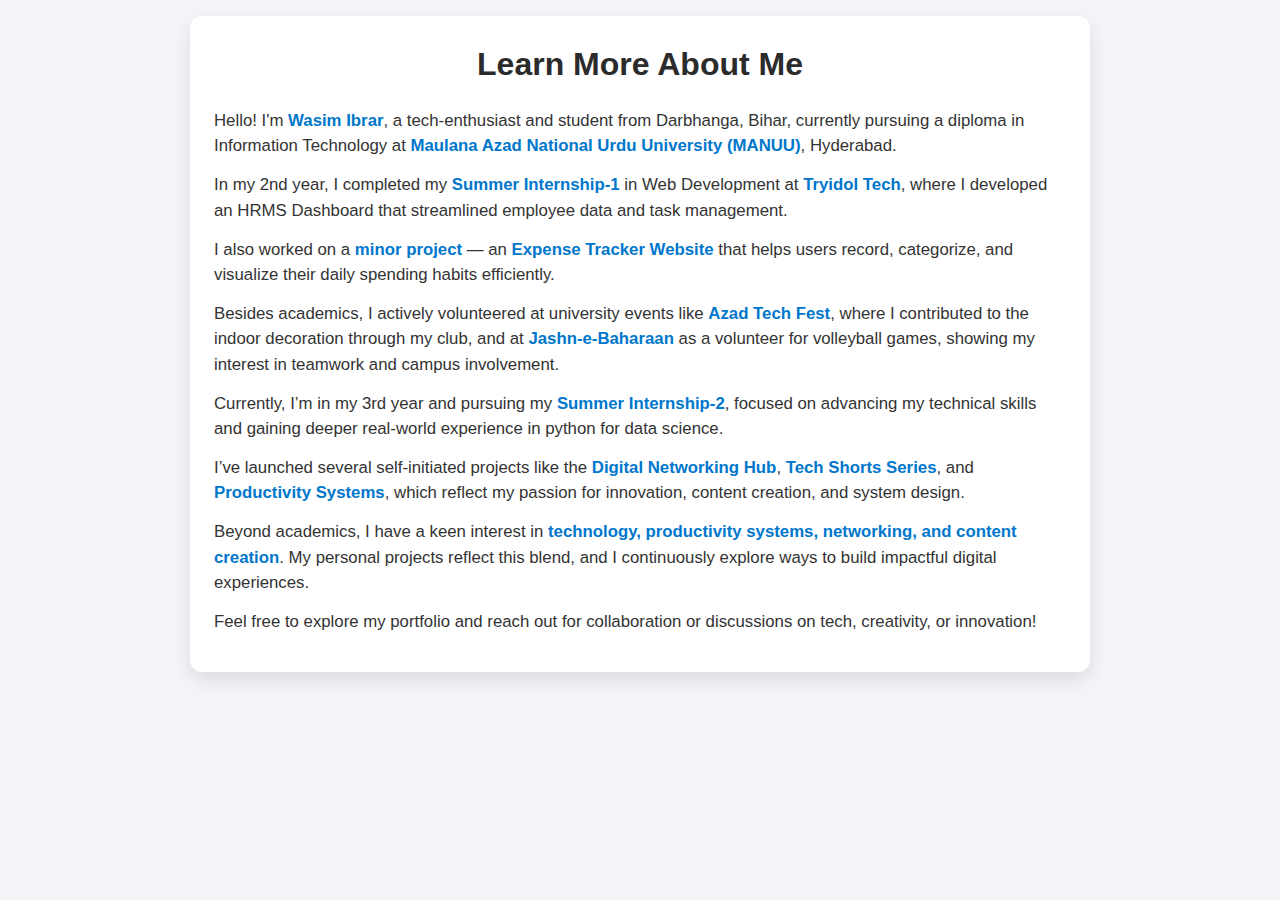
<file: learn more.html>
<!DOCTYPE html>
<html lang="en">
<head>
  <meta charset="UTF-8" />
  <meta name="viewport" content="width=device-width, initial-scale=1.0" />
  <title>Learn More About Me</title>
  <style>
    * {
      margin: 0;
      padding: 0;
      box-sizing: border-box;
    }

    body {
      font-family: 'Segoe UI', Tahoma, Geneva, Verdana, sans-serif;
      background-color: #f4f4f9;
      color: #333;
      line-height: 1.5;
      padding: 16px;
    }

    .container {
      max-width: 900px;
      margin: auto;
      background: white;
      padding: 24px;
      border-radius: 12px;
      box-shadow: 0 8px 20px rgba(0, 0, 0, 0.1);
    }

    h1 {
      text-align: center;
      color: #2b2b2b;
      margin-bottom: 20px;
      font-size: 2rem;
    }

    .content p {
      font-size: 1.05rem;
      margin-bottom: 14px;
    }

    .highlight {
      color: #0077cc;
      font-weight: 600;
    }

    @media (max-width: 600px) {
      body {
        padding: 12px;
      }

      .container {
        padding: 16px;
      }

      h1 {
        font-size: 1.4rem;
        margin-bottom: 16px;
      }

      .content p {
        font-size: 0.98rem;
        margin-bottom: 12px;
        line-height: 1.4;
      }
    }
  </style>
</head>
<body>
  <div class="container">
    <h1>Learn More About Me</h1>
    <div class="content">
      <p>Hello! I'm <span class="highlight">Wasim Ibrar</span>, a tech-enthusiast and student from Darbhanga, Bihar, currently pursuing a diploma in Information Technology at <span class="highlight">Maulana Azad National Urdu University (MANUU)</span>, Hyderabad.</p>

      <p>In my 2nd year, I completed my <span class="highlight">Summer Internship-1</span> in Web Development at <span class="highlight">Tryidol Tech</span>, where I developed an HRMS Dashboard that streamlined employee data and task management.</p>

      <p>I also worked on a <span class="highlight">minor project</span> — an <span class="highlight">Expense Tracker Website</span> that helps users record, categorize, and visualize their daily spending habits efficiently.</p>

      <p>Besides academics, I actively volunteered at university events like <span class="highlight">Azad Tech Fest</span>, where I contributed to the indoor decoration through my club, and at <span class="highlight">Jashn-e-Baharaan</span> as a volunteer for volleyball games, showing my interest in teamwork and campus involvement.</p>

      <p>Currently, I’m in my 3rd year and pursuing my <span class="highlight">Summer Internship-2</span>, focused on advancing my technical skills and gaining deeper real-world experience in python for data science.</p>

      <p>I’ve launched several self-initiated projects like the <span class="highlight">Digital Networking Hub</span>, <span class="highlight">Tech Shorts Series</span>, and <span class="highlight">Productivity Systems</span>, which reflect my passion for innovation, content creation, and system design.</p>

      <p>Beyond academics, I have a keen interest in <span class="highlight">technology, productivity systems, networking, and content creation</span>. My personal projects reflect this blend, and I continuously explore ways to build impactful digital experiences.</p>

      <p>Feel free to explore my portfolio and reach out for collaboration or discussions on tech, creativity, or innovation!</p>
    </div>
  </div>
</body>
</html>
</file>
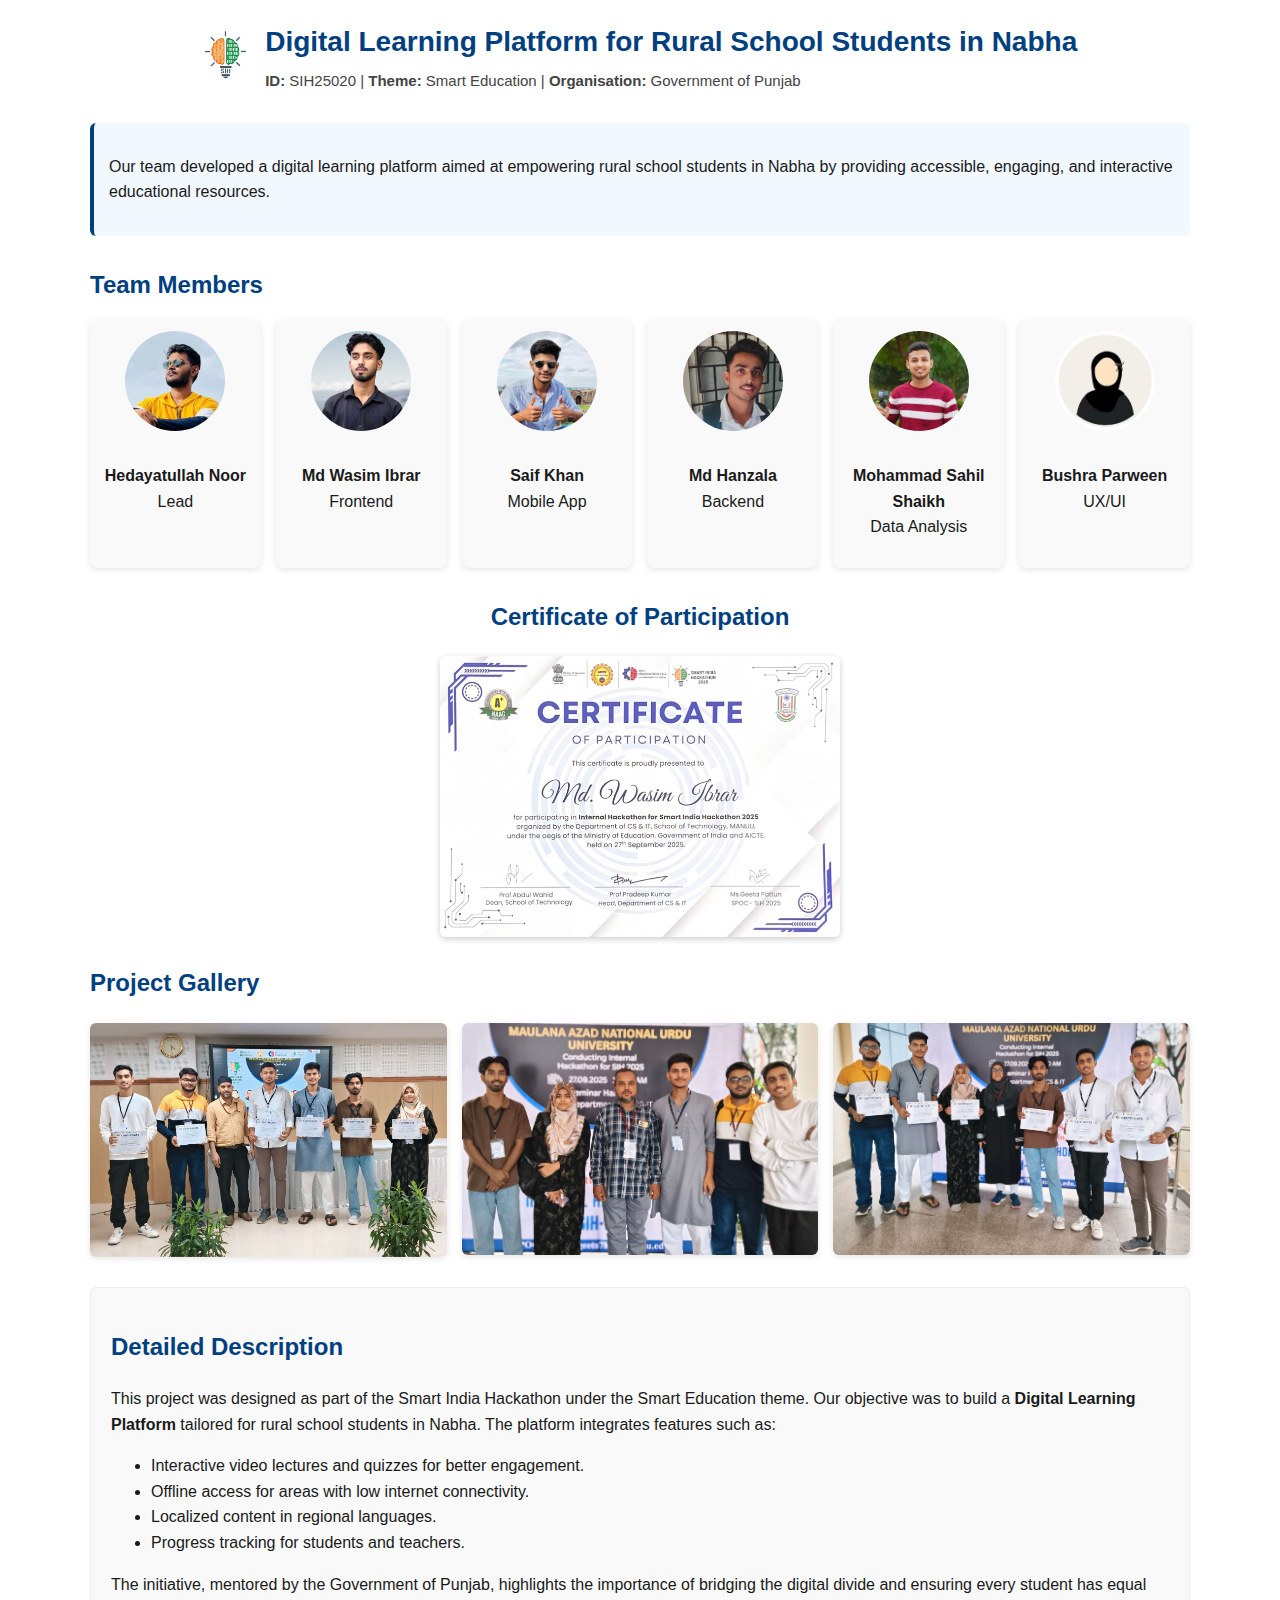
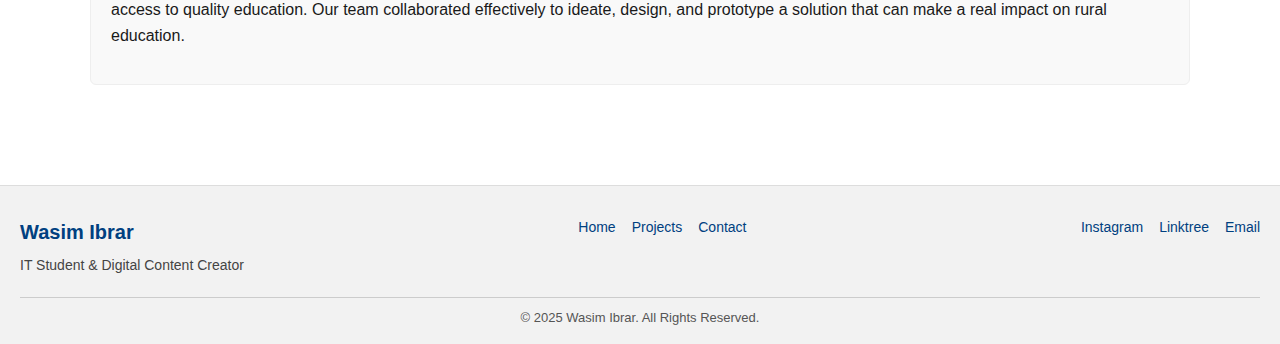
<file: SIH 2025.html>
<!DOCTYPE html>
<html lang="en">
<head>
<meta charset="UTF-8">
<meta name="viewport" content="width=device-width, initial-scale=1.0">
<title>Digital Learning Platform for Rural Students | SIH 2025 Project</title>
<meta name="description" content="Smart India Hackathon 2025 project: Digital Learning Platform for rural schools in Nabha, featuring interactive content, offline access, progress tracking.">

  <!-- Open Graph / Facebook / WhatsApp / LinkedIn etc. -->
  <meta property="og:title" content="Digital Learning Platform for Rural Students | SIH 2025">
  <meta property="og:description" content="Team project under Smart Education theme: bridging the digital divide via an interactive learning platform for rural students in Nabha.">
  <meta property="og:image" content="https://res.cloudinary.com/dkboqfvww/image/upload/v1759977957/IMG_5573.JPEG_cdhrqk.jpg">
  <meta property="og:image:width" content="1200">
  <meta property="og:image:height" content="630">
  <meta property="og:image:type" content="image/jpeg">
  <meta property="og:image:alt" content="Wasim Ibrar Portfolio Preview Image">
  <meta property="og:url" content="https://wasim-ibrar-portfolio.netlify.app/sih%202025">
  <meta property="og:type" content="website">

  <!-- Twitter / X -->
  <meta name="twitter:card" content="summary_large_image">
  <meta name="twitter:title" content="Digital Learning Platform for Rural Students | SIH 2025">
  <meta name="twitter:description" content="Team project under Smart Education theme: bridging the digital divide via an interactive learning platform for rural students in Nabha.">
  <meta name="twitter:image" content="https://res.cloudinary.com/dkboqfvww/image/upload/v1759977957/IMG_5573.JPEG_cdhrqk.jpg">

<style>
  /* ---------- Base Styling ---------- */
  body {
    font-family: Arial, sans-serif;
    margin: 0;
    padding: 0;
    background: #ffffff; /* White theme */
    color: #1a1a1a;
    line-height: 1.6;
  }
  h1, h2, h3 { color: #004080; }
  a { color: #004080; text-decoration: none; }
  a:hover { text-decoration: underline; }

  /* ---------- Container ---------- */
  .container { width: 90%; max-width: 1100px; margin: 0 auto; padding: 20px; }

  /* ---------- Project Header ---------- */
  .project-header {
    display:flex; 
    align-items:center; 
    justify-content:center; 
    gap:15px; 
    margin-bottom: 30px;
  }
  .project-header h1 { font-size: 28px; margin:0; }
  .project-header p { font-size: 15px; color: #444; margin:4px 0 0; }

  /* ---------- Short Description ---------- */
  .short-description {
    background: #f2f8ff;
    border-left: 4px solid #004080;
    padding: 15px;
    margin-bottom: 30px;
    border-radius: 6px;
  }

  /* ---------- Certificate ---------- */
  .certificate { margin: 20px 0; text-align: center; }
  .certificate img {
    max-width: 400px;
    width: 100%;
    border-radius: 6px;
    box-shadow: 0 2px 6px rgba(0,0,0,0.2);
    transition: transform 0.3s ease;
    cursor:pointer;
  }
  .certificate img:hover { transform: scale(1.05); }

  /* ---------- Gallery ---------- */
  .gallery { display: grid; grid-template-columns: repeat(auto-fit, minmax(220px, 1fr)); gap: 15px; margin-bottom: 30px; }
  .gallery img {
    width: 100%;
    border-radius: 6px;
    box-shadow: 0 2px 6px rgba(0,0,0,0.1);
    transition: transform 0.3s ease;
    cursor:pointer;
  }
  .gallery img:hover { transform: scale(1.05); }

  /* ---------- Team Members ---------- */
  .team { margin-bottom: 30px; }
  .team h2 { margin-bottom: 15px; }
  .team-members {
    display: grid;
    grid-template-columns: repeat(auto-fit, minmax(140px, 1fr));
    gap: 15px;
  }
  .member {
    text-align: center;
    background: #f9f9f9;
    padding: 12px;
    border-radius: 8px;
    box-shadow: 0 2px 6px rgba(0,0,0,0.1);
    transition: transform 0.3s ease;
  }
  .member img {
    width: 100px;
    height: 100px;
    object-fit: cover;
    border-radius: 50%;
    margin-bottom: 8px;
  }
  .member:hover { transform: translateY(-5px); }

  /* ---------- Detailed Description ---------- */
  .detailed-description {
    background: #f9f9f9;
    padding: 20px;
    border-radius: 6px;
    border: 1px solid #eee;
    margin-bottom: 30px;
  }

  /* ---------- Footer ---------- */
  .footer {
    margin-top: 50px;
    padding: 30px 20px 15px;
    background: #f2f2f2;
    border-top: 1px solid #ddd;
  }
  .footer-container { display:flex; flex-wrap:wrap; justify-content:space-between; gap:20px; }
  .footer-left h2 { margin:0; font-size:20px; color:#004080; }
  .footer-left p { margin:6px 0 0; font-size:14px; color:#444; }
  .footer-links, .footer-socials { display:flex; gap:16px; flex-wrap:wrap; }
  .footer-links a, .footer-socials a { font-size:14px; color:#004080; transition: color 0.3s ease; }
  .footer-links a:hover, .footer-socials a:hover { color:#0073e6; }
  .footer-bottom { margin-top:20px; text-align:center; font-size:13px; color:#555; border-top:1px solid #ccc; padding-top:10px; }

  /* ---------- Responsive ---------- */
  @media(max-width:600px){
    .project-header h1 { font-size:22px; }
    .team-members { grid-template-columns: repeat(2, 1fr); }
  }
</style>
</head>
<body>
<div class="container">
  <!-- Project Header with SIH Logo -->
  <div class="project-header">
    <img src="/images/SIH_logo-removebg-preview.png" alt="SIH Logo" style="height:50px;"> <!-- SIH Logo -->
    <div>
      <h1>Digital Learning Platform for Rural School Students in Nabha</h1>
      <p><strong>ID:</strong> SIH25020 | <strong>Theme:</strong> Smart Education | <strong>Organisation:</strong> Government of Punjab</p>
    </div>
  </div>

  <!-- Short Description -->
  <div class="short-description">
    <p>Our team developed a digital learning platform aimed at empowering rural school students in Nabha by providing accessible, engaging, and interactive educational resources.</p>
  </div>

  <!-- Team Members Section -->
  <div class="team">
    <h2>Team Members</h2>
    <div class="team-members">
      <div class="member"><img src="images/team1.jpg" alt="Member 1"><p><b>Hedayatullah Noor</b><br>Lead</p></div>
      <div class="member"><img src="images/team2.jpg" alt="Member 2"><p><b>Md Wasim Ibrar</b><br>Frontend</p></div>
      <div class="member"><img src="images/team3.jpg" alt="Member 3"><p><b>Saif Khan</b><br>Mobile App</p></div>
      <div class="member"><img src="images/team4.jpg" alt="Member 4"><p><b>Md Hanzala</b><br>Backend</p></div>
      <div class="member"><img src="images/team5,jpg" alt="Member 5"><p><b>Mohammad Sahil Shaikh</b><br>Data Analysis</p></div>
      <div class="member"><img src="images/team6.jpg" alt="Member 6"><p><b>Bushra Parween</b><br>UX/UI</p></div>
    </div>
  </div>

  <!-- Certificate Section -->
  <div class="certificate">
    <h2>Certificate of Participation</h2>
    <img src="images/sihcertificate.jpg" alt="Wasim Ibrar-SIH Certificate">
  </div>

  <!-- Gallery Section -->
  <h2>Project Gallery</h2>
  <div class="gallery">
    <!-- <img src="/images/P-photo1.jpg" alt="Project Photo 1"> -->
    <img src="/images/P-photo2.jpg" alt="Project Photo 2">
    <img src="/images/P-photo4.jpg" alt="Project Photo 3">
    <img src="/images/P-photo3.jpg" alt="Project Photo 4">
    <!-- <img src="/images/P-photo5.jpg" alt="Project Photo 5"> -->
  </div>

  <!-- Detailed Description -->
  <div class="detailed-description">
    <h2>Detailed Description</h2>
    <p>
      This project was designed as part of the Smart India Hackathon under the Smart Education theme.
      Our objective was to build a <b>Digital Learning Platform</b> tailored for rural school students in Nabha.  
      The platform integrates features such as:
    </p>
    <ul>
      <li>Interactive video lectures and quizzes for better engagement.</li>
      <li>Offline access for areas with low internet connectivity.</li>
      <li>Localized content in regional languages.</li>
      <li>Progress tracking for students and teachers.</li>
    </ul>
    <p>
      The initiative, mentored by the Government of Punjab, highlights the importance of bridging the digital divide
      and ensuring every student has equal access to quality education. Our team collaborated effectively to
      ideate, design, and prototype a solution that can make a real impact on rural education.
    </p>
  </div>
</div>

<!-- Footer -->
<footer class="footer">
  <div class="footer-container">
    <div class="footer-left">
      <h2>Wasim Ibrar</h2>
      <p>IT Student & Digital Content Creator</p>
    </div>
    <div class="footer-links">
      <a href="index.html">Home</a>
      <a href="index.html#Projects">Projects</a>
      <a href="index.html#contactForm">Contact</a>
    </div>
    <div class="footer-socials">
      <a href="https://www.instagram.com/ibrarquraishi78/" target="_blank">Instagram</a>
      <a href="https://linktr.ee/ibrarquraishi78" target="_blank">Linktree</a>
      <a href="mailto:business.ibrar@gmail.com">Email</a>
    </div>
  </div>
  <div class="footer-bottom">
    © 2025 Wasim Ibrar. All Rights Reserved.
  </div>
</footer>

</body>
</html>
</file>
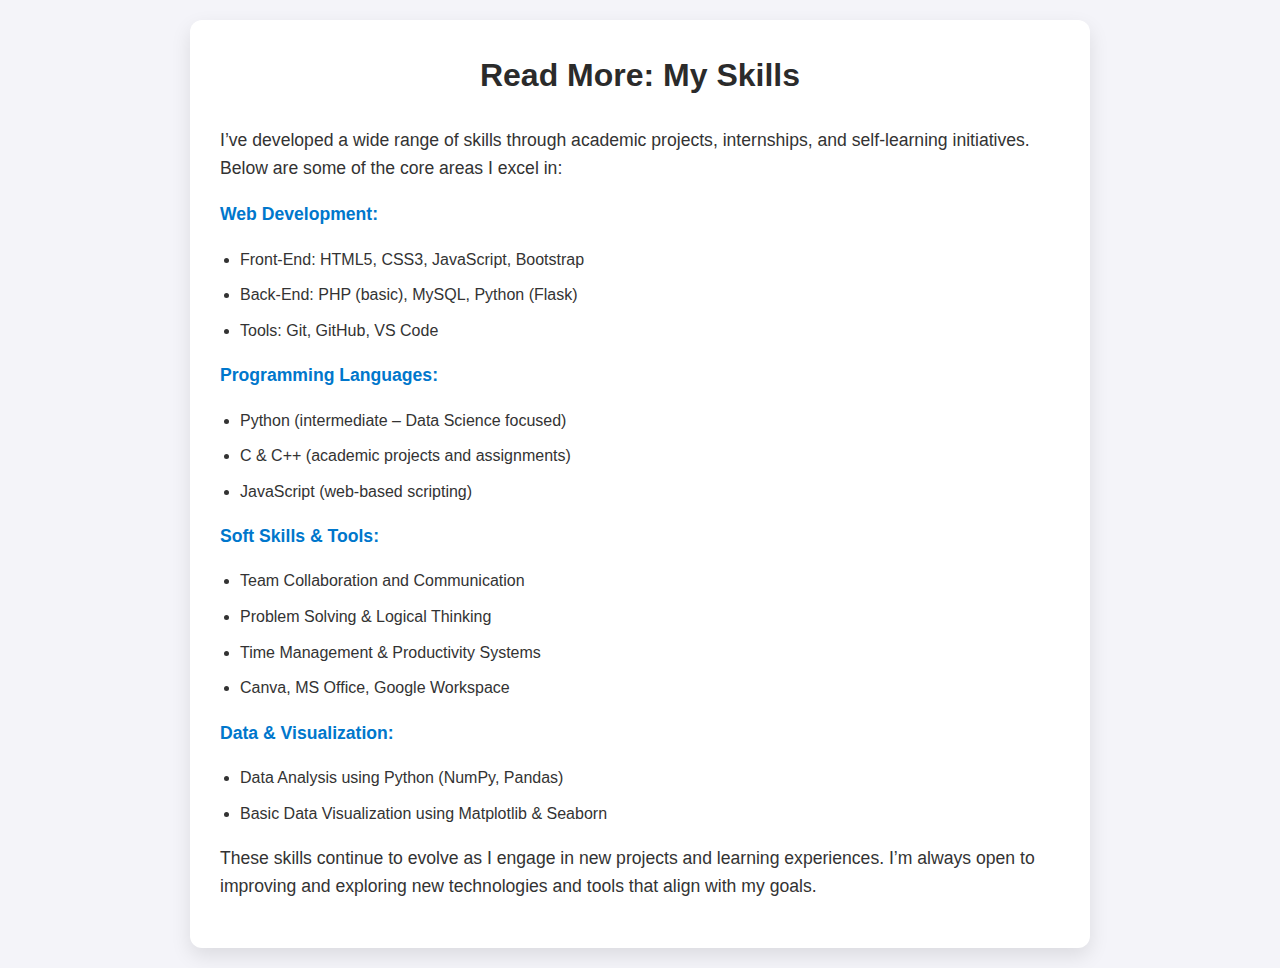
<file: skills.html>
<!DOCTYPE html>
<html lang="en">
<head>
  <meta charset="UTF-8" />
  <meta name="viewport" content="width=device-width, initial-scale=1.0" />
  <title>Read More: My Skills</title>
  <style>
    * {
      margin: 0;
      padding: 0;
      box-sizing: border-box;
    }

    body {
      font-family: 'Segoe UI', Tahoma, Geneva, Verdana, sans-serif;
      background-color: #f4f4f9;
      color: #333;
      line-height: 1.6;
      padding: 20px;
    }

    .container {
      max-width: 900px;
      margin: auto;
      background: white;
      padding: 30px;
      border-radius: 12px;
      box-shadow: 0 8px 20px rgba(0, 0, 0, 0.1);
    }

    h1 {
      text-align: center;
      color: #2b2b2b;
      margin-bottom: 25px;
      font-size: 2rem;
    }

    .content p {
      font-size: 1.1rem;
      margin-bottom: 18px;
    }

    .highlight {
      color: #0077cc;
      font-weight: 600;
    }

    ul {
      margin-left: 20px;
      margin-bottom: 18px;
    }

    ul li {
      margin-bottom: 10px;
    }

    @media (max-width: 600px) {
      .container {
        padding: 20px;
      }

      h1 {
        font-size: 1.5rem;
      }

      .content p,
      ul li {
        font-size: 1rem;
      }
    }
  </style>
</head>
<body>
  <div class="container">
    <h1>Read More: My Skills</h1>
    <div class="content">
      <p>I’ve developed a wide range of skills through academic projects, internships, and self-learning initiatives. Below are some of the core areas I excel in:</p>

      <p><span class="highlight">Web Development:</span></p>
      <ul>
        <li>Front-End: HTML5, CSS3, JavaScript, Bootstrap</li>
        <li>Back-End: PHP (basic), MySQL, Python (Flask)</li>
        <li>Tools: Git, GitHub, VS Code</li>
      </ul>

      <p><span class="highlight">Programming Languages:</span></p>
      <ul>
        <li>Python (intermediate – Data Science focused)</li>
        <li>C & C++ (academic projects and assignments)</li>
        <li>JavaScript (web-based scripting)</li>
      </ul>

      <p><span class="highlight">Soft Skills & Tools:</span></p>
      <ul>
        <li>Team Collaboration and Communication</li>
        <li>Problem Solving & Logical Thinking</li>
        <li>Time Management & Productivity Systems</li>
        <li>Canva, MS Office, Google Workspace</li>
      </ul>

      <p><span class="highlight">Data & Visualization:</span></p>
      <ul>
        <li>Data Analysis using Python (NumPy, Pandas)</li>
        <li>Basic Data Visualization using Matplotlib & Seaborn</li>
      </ul>

      <p>These skills continue to evolve as I engage in new projects and learning experiences. I’m always open to improving and exploring new technologies and tools that align with my goals.</p>
    </div>
  </div>
</body>
</html>
</file>
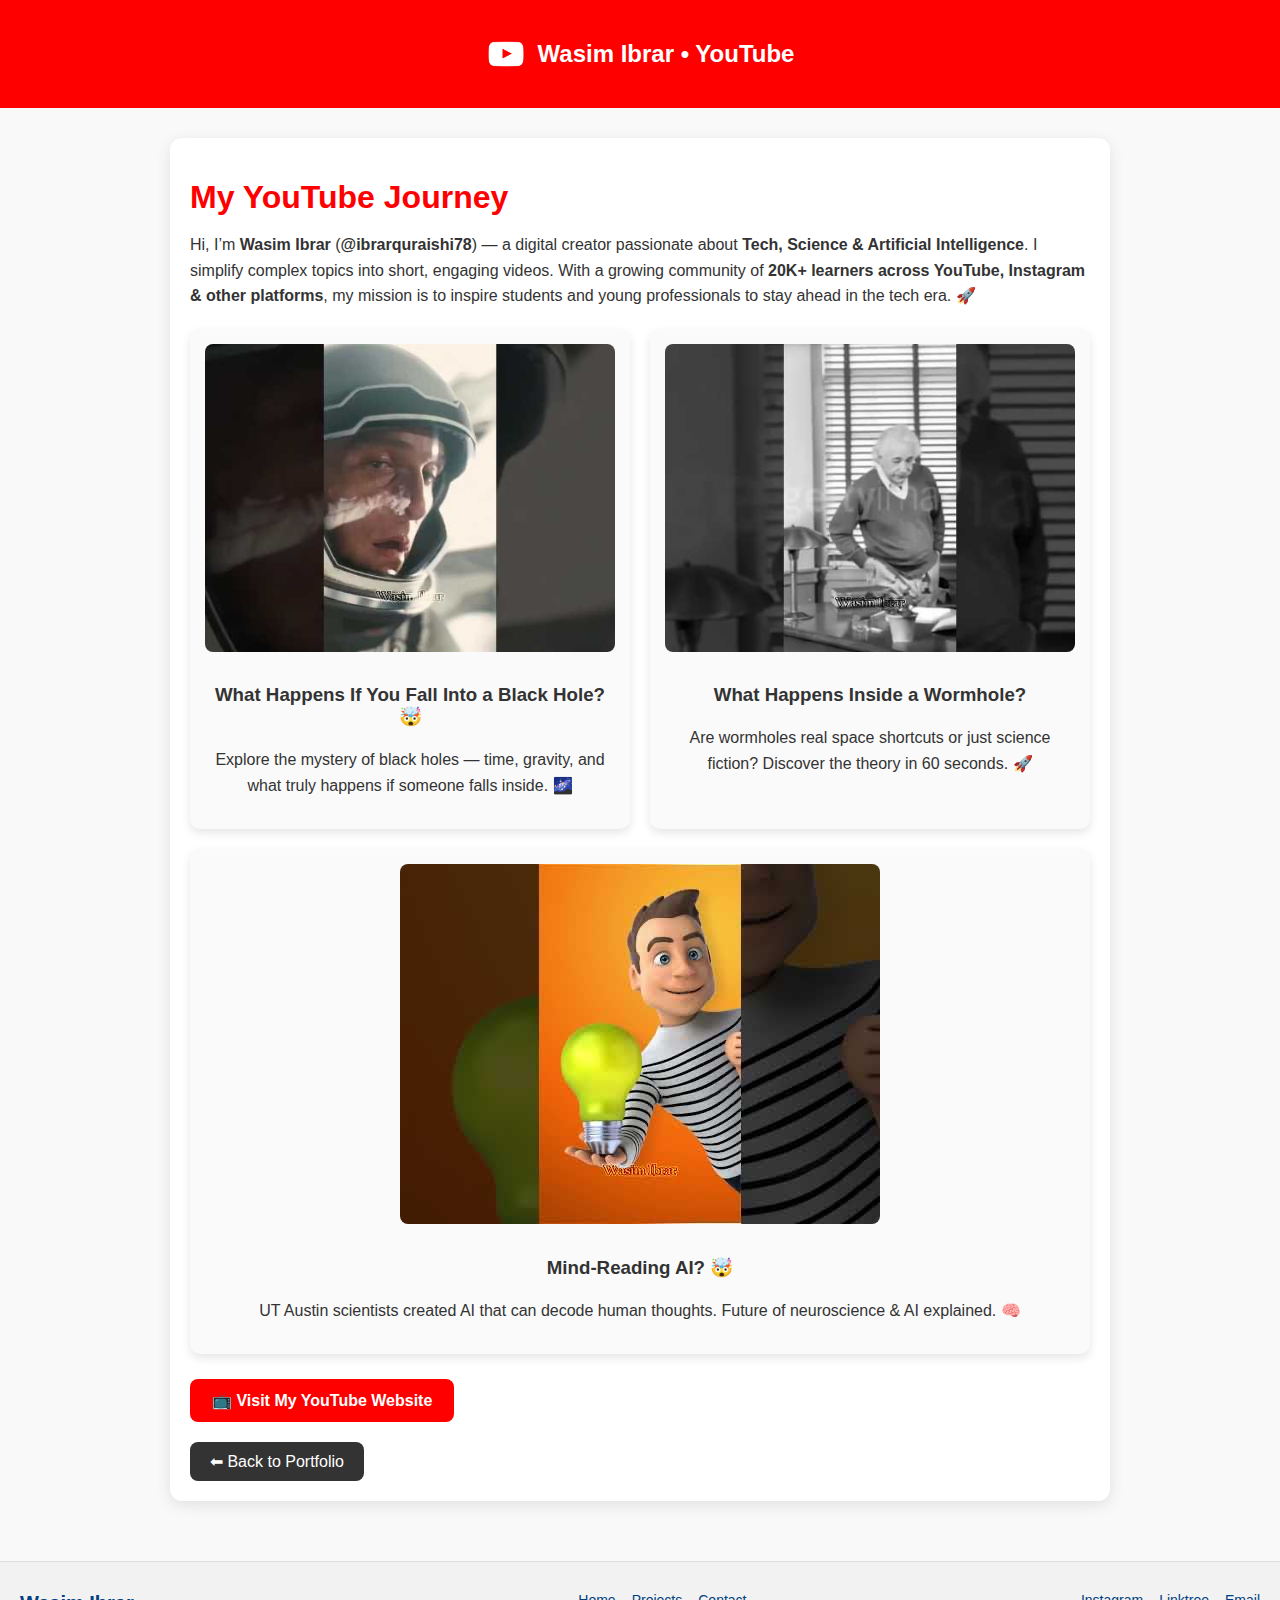
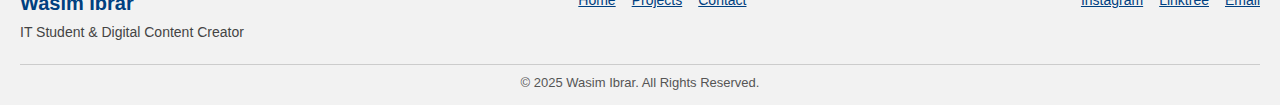
<file: youtube.html>
<!DOCTYPE html>
<html lang="en">
<head>
  <meta charset="UTF-8">
  <meta name="viewport" content="width=device-width, initial-scale=1.0">
  <title>YouTube Projects - Wasim Ibrar (ibrarquraishi78)</title>

  <!-- SEO Meta Description -->
  <meta name="description" content="Discover YouTube Shorts Projects by Wasim Ibrar (username: ibrarquraishi78). Sharing Tech, Science & AI knowledge with 20K+ learners across platforms. Watch Black Hole, Wormhole, and Mind-Reading AI explained in 60 seconds!">

  <style>
    body {
      font-family: Arial, sans-serif;
      background: #f9f9f9;
      margin: 0;
      padding: 0;
      color: #333;
    }
    header {
      background: #ff0000;
      color: white;
      text-align: center;
      padding: 20px;
      display: flex;
      align-items: center;
      justify-content: center;
      gap: 12px;
    }
    header img {
      height: 40px;
    }
    .container {
      max-width: 900px;
      margin: 30px auto;
      padding: 20px;
      background: white;
      border-radius: 12px;
      box-shadow: 0 4px 15px rgba(0,0,0,0.1);
    }
    h1 {
      color: #ff0000;
      margin-bottom: 10px;
    }
    p {
      line-height: 1.6;
    }
    .video-grid {
      display: flex;
      gap: 20px;
      flex-wrap: wrap;
      margin-top: 20px;
    }
    .video-card {
      flex: 1 1 calc(33.333% - 20px);
      background: #fafafa;
      border-radius: 10px;
      padding: 15px;
      text-align: center;
      box-shadow: 0 4px 10px rgba(0,0,0,0.1);
      transition: transform 0.3s ease;
      cursor: pointer;
    }
    .video-card:hover {
      transform: translateY(-5px);
    }
    .video-card img {
      max-width: 100%;
      border-radius: 8px;
      margin-bottom: 10px;
    }
    .btn-visit {
      display: inline-block;
      margin-top: 25px;
      padding: 12px 22px;
      background: #ff0000;
      color: white;
      font-weight: bold;
      border-radius: 8px;
      text-decoration: none;
      transition: 0.3s;
    }
    .btn-visit:hover {
      background: #cc0000;
    }
    .btn-back {
      display: inline-block;
      margin-top: 20px;
      padding: 10px 20px;
      background: #333;
      color: white;
      border-radius: 8px;
      text-decoration: none;
      transition: 0.3s;
    }
    .btn-back:hover {
      background: #111;
    }
    /* Lightbox Player */
    .lightbox {
      display: none;
      position: fixed;
      top: 0; left: 0;
      width: 100%; height: 100%;
      background: rgba(0,0,0,0.8);
      justify-content: center;
      align-items: center;
      z-index: 1000;
    }
    .lightbox iframe {
      width: 90%;
      max-width: 800px;
      height: 450px;
      border: none;
      border-radius: 10px;
    }
    .lightbox .close {
      position: absolute;
      top: 20px;
      right: 30px;
      font-size: 30px;
      color: white;
      cursor: pointer;
      font-weight: bold;
    }

    /* ---------- Footer ---------- */
    .footer {
      margin-top: 60px;
      padding: 30px 20px 15px;
      background: #f2f2f2;
      border-top: 1px solid #ddd;
    }

    .footer-container {
      display: flex;
      flex-wrap: wrap;
      justify-content: space-between;
      gap: 20px;
    }

    .footer-left h2 {
      margin: 0;
      font-size: 20px;
      color: #004080;
    }

    .footer-left p {
      margin: 6px 0 0;
      font-size: 14px;
      color: #444;
    }

    .footer-links,
    .footer-socials {
      display: flex;
      gap: 16px;
      flex-wrap: wrap;
    }

    .footer-links a,
    .footer-socials a {
      font-size: 14px;
      color: #004080;
      transition: color 0.3s ease;
    }

    .footer-links a:hover,
    .footer-socials a:hover {
      color: #0073e6;
    }

    .footer-bottom {
      margin-top: 20px;
      text-align: center;
      font-size: 13px;
      color: #555;
      border-top: 1px solid #ccc;
      padding-top: 10px;
    }

    @media (max-width: 768px) {
      .video-card {
        flex: 1 1 100%;
      }
      .lightbox iframe {
        height: 250px;
      }
    }
  </style>

  <!-- JSON-LD Structured Data for SEO (VideoObject) -->
  <script type="application/ld+json">
  {
    "@context": "https://schema.org",
    "@type": "ItemList",
    "name": "YouTube Shorts by Wasim Ibrar",
    "itemListElement": [
      {
        "@type": "VideoObject",
        "position": 1,
        "name": "What Happens If You Fall Into a Black Hole? | Black Hole Explained in Hindi",
        "description": "Explore the mystery of black holes—time, gravity, and what truly happens if someone falls inside. Explained simply in Hindi & English.",
        "thumbnailUrl": "images/short1.jpg",
        "uploadDate": "2025-01-01",
        "embedUrl": "https://www.youtube.com/embed/4XmrOs-rzGI"
      },
      {
        "@type": "VideoObject",
        "position": 2,
        "name": "What Happens Inside a Wormhole? | Wormhole Science Explained",
        "description": "Discover the science behind wormholes—are they cosmic shortcuts for space travel or just a theory? Clear & simple explanation.",
        "thumbnailUrl": "images/short2.jpg",
        "uploadDate": "2025-01-01",
        "embedUrl": "https://www.youtube.com/embed/nwwojDQ6suY"
      },
      {
        "@type": "VideoObject",
        "position": 3,
        "name": "Mind-Reading AI Technology | UT Austin Scientists Explained in Hindi",
        "description": "Learn how researchers at UT Austin built AI that can decode human thoughts. Future of neuroscience & AI explained in Hindi.",
        "thumbnailUrl": "images/short3.jpg",
        "uploadDate": "2025-01-01",
        "embedUrl": "https://www.youtube.com/embed/Ck6U0bh4jzk"
      }
    ]
  }
  </script>
</head>
<body>

  <!-- Header Section -->
  <header>
    <img src="images/youtube-logo.png" alt="YouTube Logo">
    <h2>Wasim Ibrar • YouTube</h2>
  </header>

  <!-- Main Content -->
  <div class="container">
    <h1>My YouTube Journey</h1>
    <p>
      Hi, I’m <strong>Wasim Ibrar</strong> (<b>@ibrarquraishi78</b>) — a digital creator passionate about 
      <b>Tech, Science & Artificial Intelligence</b>.  
      I simplify complex topics into short, engaging videos.  
      With a growing community of <b>20K+ learners across YouTube, Instagram & other platforms</b>,  
      my mission is to inspire students and young professionals to stay ahead in the tech era. 🚀
    </p>

    <!-- Video Showcase Grid -->
    <div class="video-grid">
      <!-- Shorts Highlight 1 -->
      <div class="video-card" onclick="openVideo('https://www.youtube.com/embed/4XmrOs-rzGI')">
        <img src="images/short1.jpg" alt="Black Hole Explained - Wasim Ibrar">
        <h3>What Happens If You Fall Into a Black Hole? 🤯</h3>
        <p>Explore the mystery of black holes — time, gravity, and what truly happens if someone falls inside. 🌌</p>
      </div>

      <!-- Shorts Highlight 2 -->
      <div class="video-card" onclick="openVideo('https://www.youtube.com/embed/nwwojDQ6suY')">
        <img src="images/short2.jpg" alt="Wormhole Explained - Wasim Ibrar">
        <h3>What Happens Inside a Wormhole?</h3>
        <p>Are wormholes real space shortcuts or just science fiction? Discover the theory in 60 seconds. 🚀</p>
      </div>

      <!-- Shorts Highlight 3 -->
      <div class="video-card" onclick="openVideo('https://www.youtube.com/embed/Ck6U0bh4jzk')">
        <img src="images/short3.jpg" alt="Mind Reading AI - Wasim Ibrar">
        <h3>Mind-Reading AI? 🤯</h3>
        <p>UT Austin scientists created AI that can decode human thoughts. Future of neuroscience & AI explained. 🧠</p>
      </div>
    </div>

    <!-- Buttons -->
    <a href="https://wasim-ibrar.vercel.app/" target="_blank" class="btn-visit">📺 Visit My YouTube Website</a><br>
    <a href="index.html#Projects" class="btn-back">⬅ Back to Portfolio</a>
  </div>

  <!-- Lightbox Modal -->
  <div id="lightbox" class="lightbox">
    <span class="close" onclick="closeVideo()">&times;</span>
    <iframe id="videoFrame" src="" allow="autoplay; encrypted-media" allowfullscreen></iframe>
  </div>

  <!-- Footer -->
  <footer class="footer">
    <div class="footer-container">
      <div class="footer-left">
        <h2>Wasim Ibrar</h2>
        <p>IT Student & Digital Content Creator</p>
      </div>
      <div class="footer-links">
        <a href="index.html">Home</a>
        <a href="index.html#Projects">Projects</a>
        <a href="index.html#contactForm">Contact</a>
      </div>
      <div class="footer-socials">
        <a href="https://www.instagram.com/ibrarquraishi78/" target="_blank">Instagram</a>
        <a href="https://linktr.ee/ibrarquraishi78" target="_blank">Linktree</a>
        <a href="mailto:business.ibrar@gmail.com">Email</a>
      </div>
    </div>
    <div class="footer-bottom">
      © 2025 Wasim Ibrar. All Rights Reserved.
    </div>
  </footer>

  <!-- JavaScript for Lightbox -->
  <script>
    // Open video in lightbox
    function openVideo(url) {
      document.getElementById('lightbox').style.display = 'flex';
      document.getElementById('videoFrame').src = url + "?autoplay=1";
    }
    // Close video modal
    function closeVideo() {
      document.getElementById('lightbox').style.display = 'none';
      document.getElementById('videoFrame').src = "";
    }
  </script>

</body>
</html>
</file>
